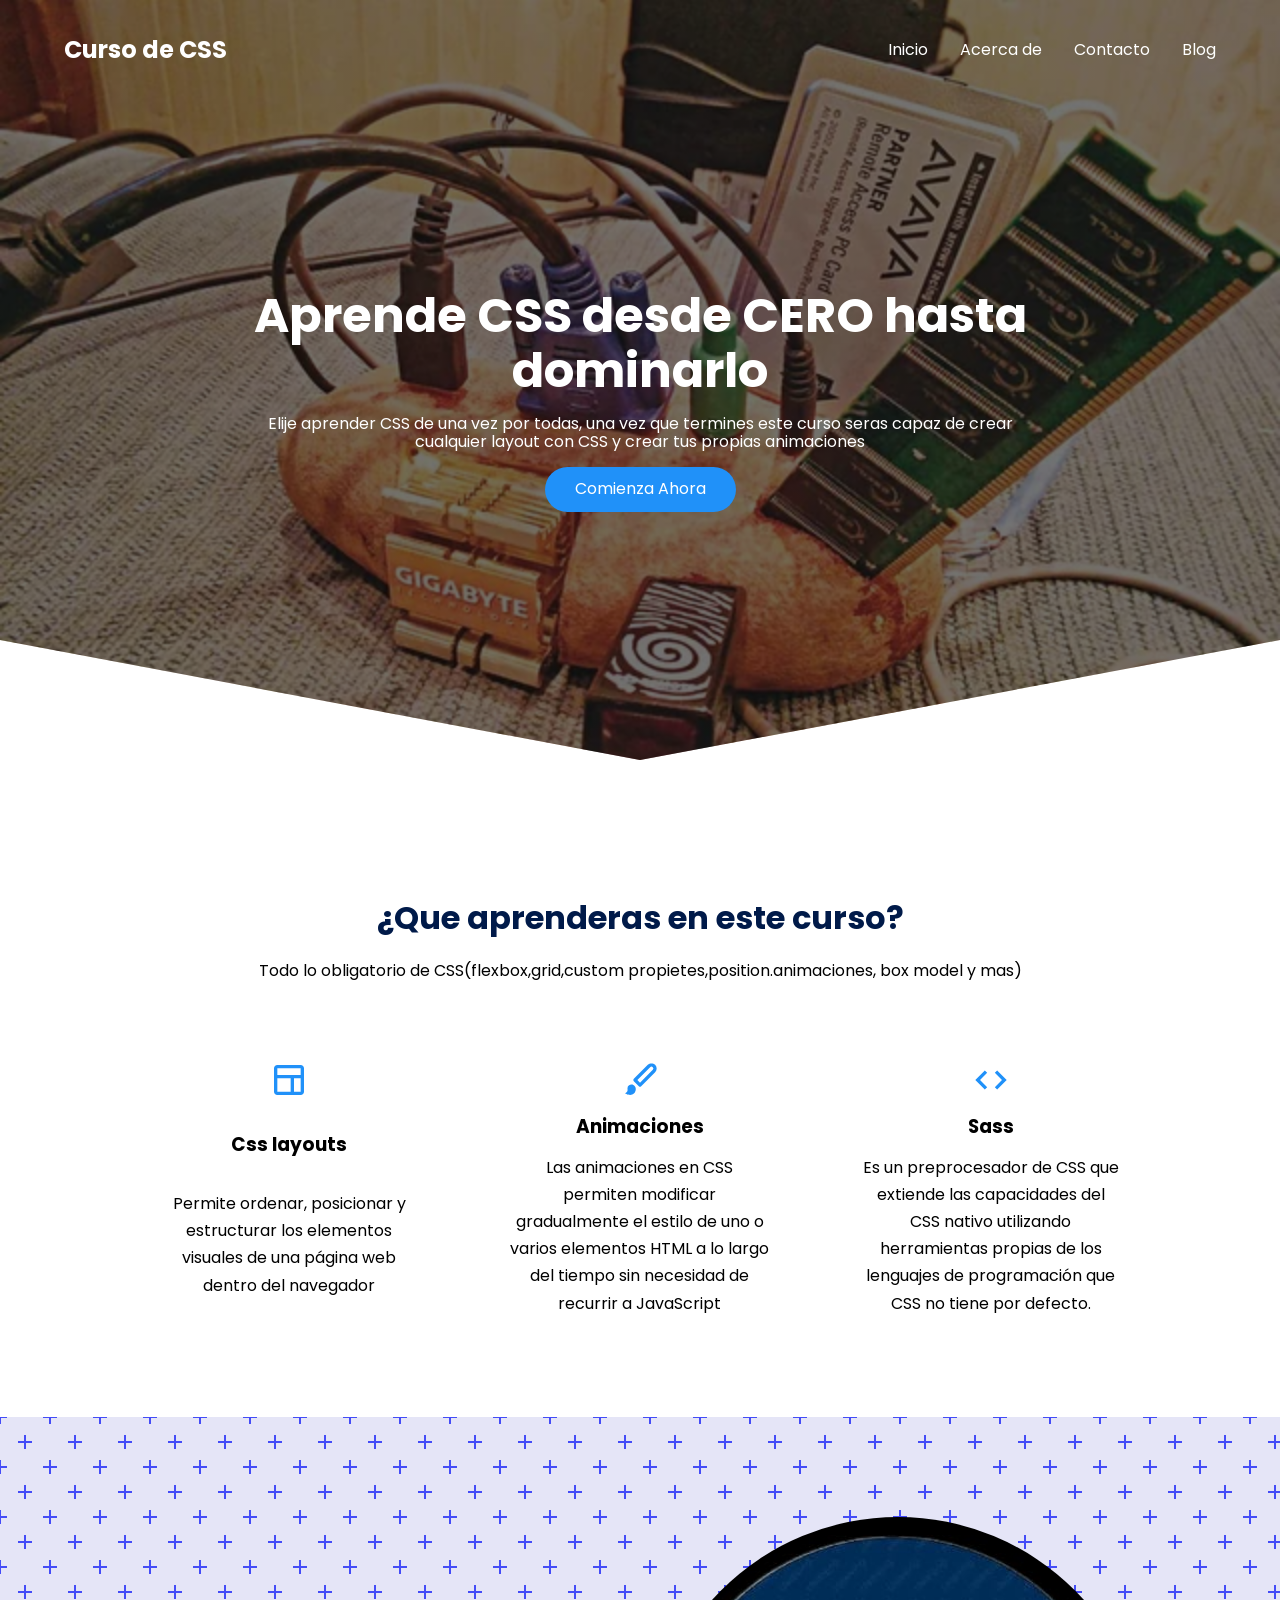
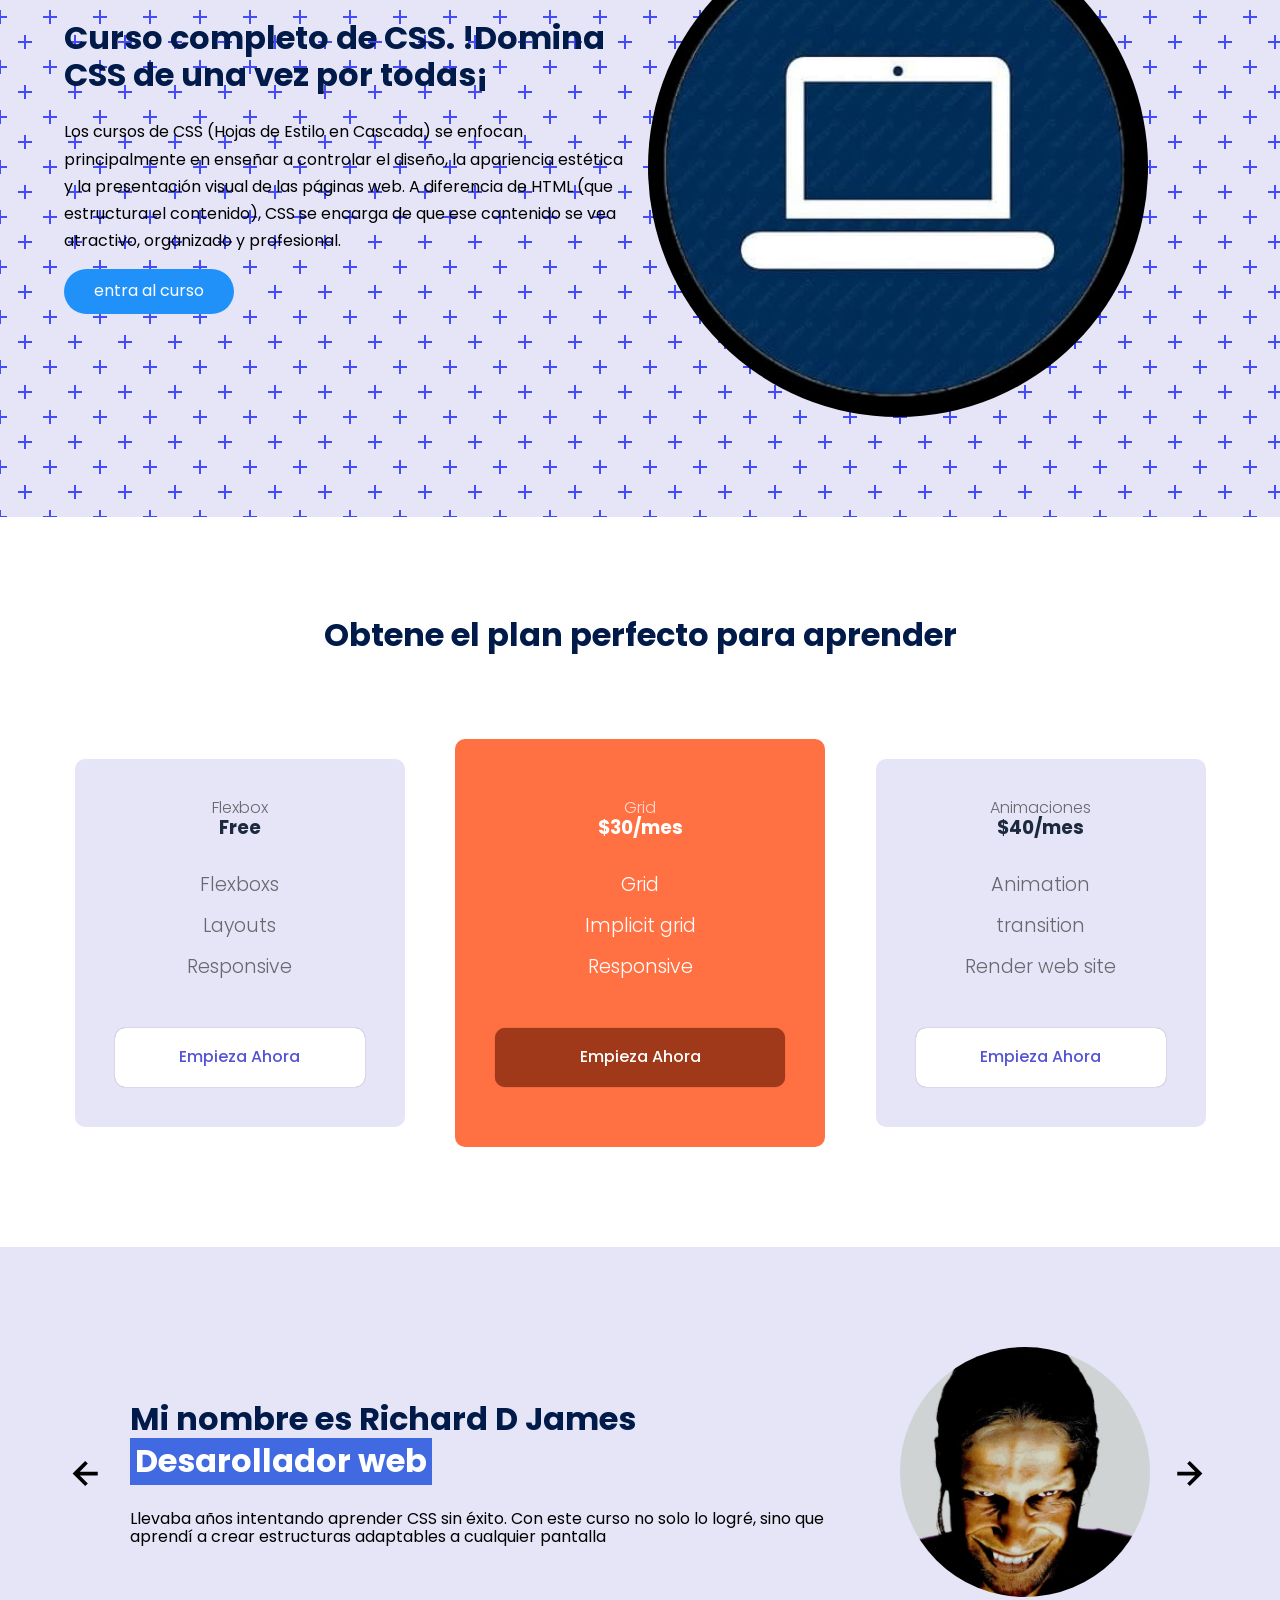
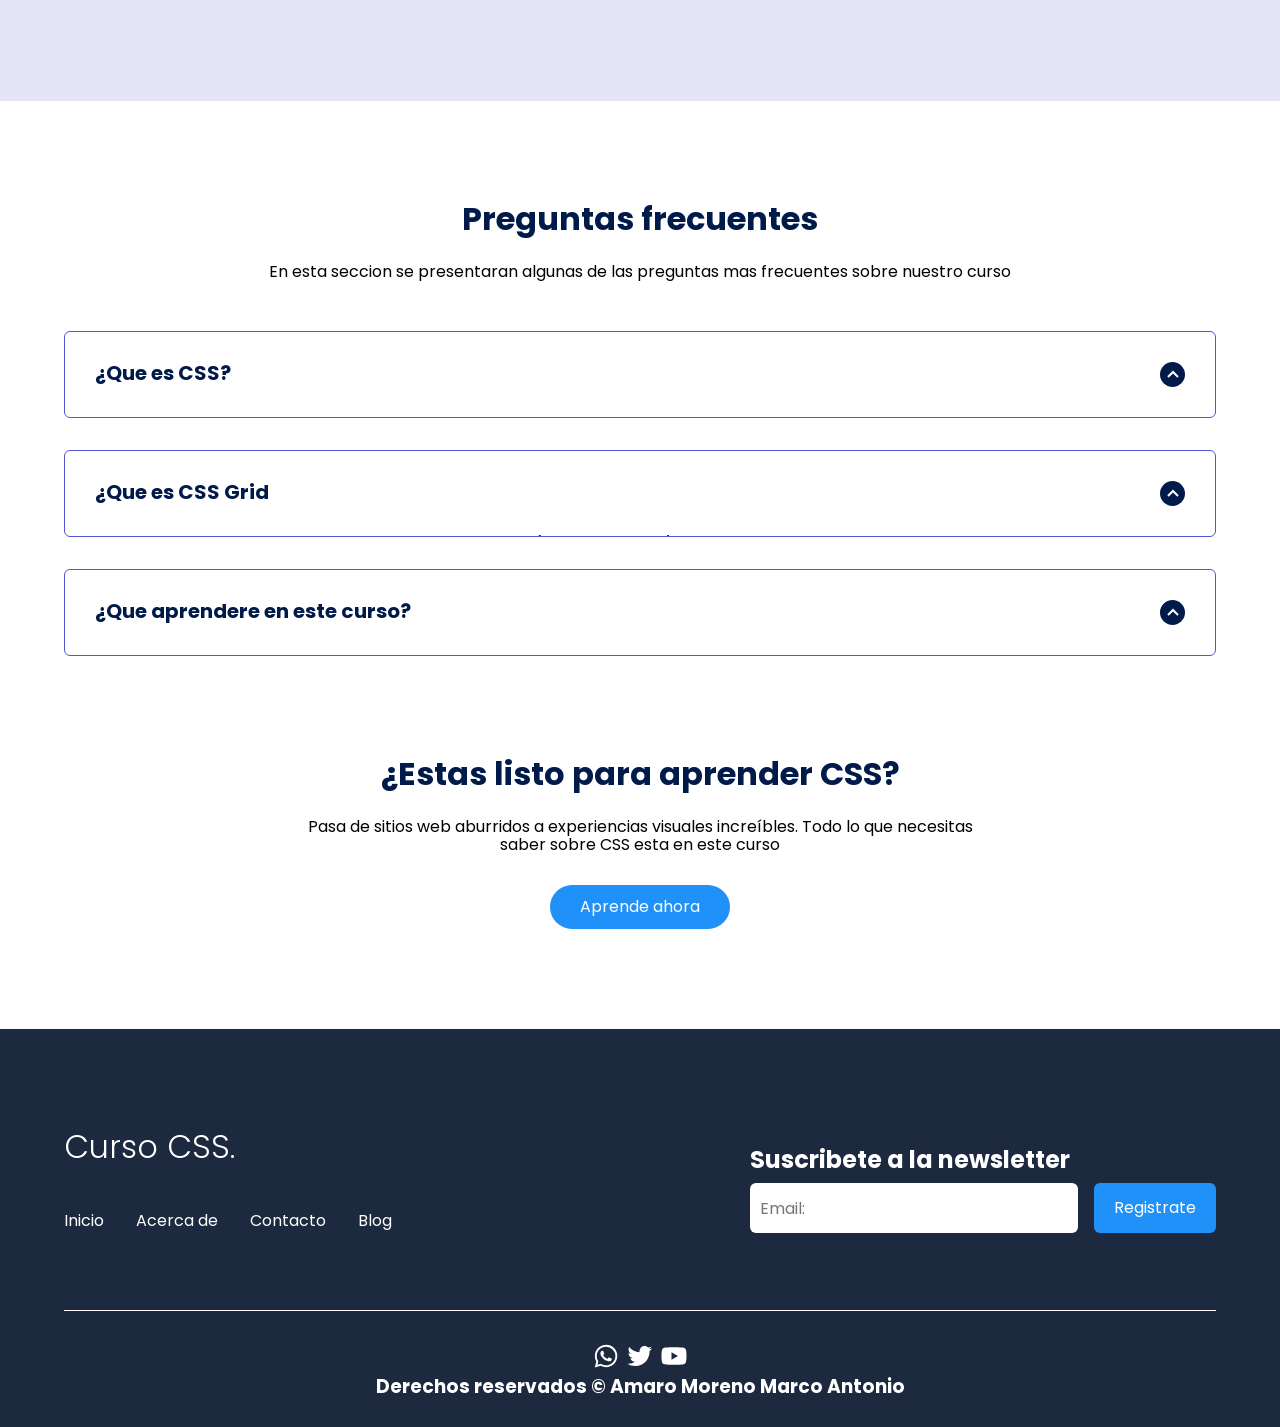
<file: index.html>
<!DOCTYPE html>
<html lang="es">
<head>
    <meta charset="UTF-8">
    <meta name="viewport" content="width=device-width, initial-scale=1.0">
    <title>Amaro Moreno Marco Antonio</title>
    <link rel="shortcut icon" href="img/favicon.png" type="image/x-icon">
    <link rel="stylesheet" href="css/normalize.css">
    <link rel="stylesheet" href="css/estilos.css">

    <meta name="theme-color" content="#2091f9">

    <!-- Primary Meta Tags -->
<title>Curso de CSS</title>
<meta name="title" content="Curso de CSS" />
<meta name="description" content="Esta descripcion aparecera en un buscador al momento de buscar contenido relacionado con lo buscaste" />

<!-- Open Graph / Facebook -->
<meta property="og:type" content="website" />
<meta property="og:url" content="https://github.com/misrin-14/amaromoreno5e.git" />
<meta property="og:title" content="Curso de CSS" />
<meta property="og:description" content="Esta descripcion aparecera en un buscador al momento de buscar contenido relacionado con lo buscaste" />
<meta property="og:image" content="https://github.com/misrin-14/amaromoreno5e.git/img/computadora.webp" />

<!-- X (Twitter) -->
<meta property="twitter:card" content="summary_large_image" />
<meta property="twitter:url" content="https://github.com/misrin-14/amaromoreno5e.git" />
<meta property="twitter:title" content="Curso de CSS" />
<meta property="twitter:description" content="Esta descripcion aparecera en un buscador al momento de buscar contenido relacionado con lo buscaste" />
<meta property="twitter:image" content="https://github.com/misrin-14/amaromoreno5e.git/img/computadora.webp" />

<!-- Meta Tags Generated with https://metatags.io -->
</head>
<body>
    <header class="hero">
        <nav class="nav container">
            <div class="nav_logo">
                <h2 class="nav_logo">Curso de CSS</h2>
            </div> 
            <ul class="nav_link nav_link--menu">
                <li class="nav_items">
                    <a href="#" class="nav_links">Inicio</a>
                </li>
                <li class="nav_items">
                    <a href="#acerca" class="nav_links">Acerca de</a>
                </li>
                <li class="nav_items">
                    <a href="#contacto" class="nav_links">Contacto</a>
                </li>
                <li class="nav_items">
                    <a href="#blog" class="nav_links">Blog</a>
                </li>
                <img src="img/bx-x.svg" alt="" class="nav_close">
            </ul>
            <div class="nav_menu">
                <img src="img/hamburguer.svg" class="nav_img">
            </div>
        </nav>
        <section class="hero_container container">
            <h1 class="hero_title">Aprende CSS desde CERO hasta dominarlo</h1>
            <p class="ero_pargraph">Elije aprender CSS de una vez por todas, una vez que termines este curso seras capaz de crear cualquier layout con CSS y crear tus propias animaciones</p>
            <a href="#" class="cta">Comienza Ahora</a>
        </section> 
    </header>
    <main>
        <section class="container about">
            <h2 class="subtitle">¿Que aprenderas en este curso?</h2>
            <p class="about_pargraph">Todo lo obligatorio de CSS(flexbox,grid,custom propietes,position.animaciones, box model y mas)</p>
            <div class="about_main">
                <article class="about_icons">
                    <img src="./img/bx-layout.svg" class="about_icon">
                    <h3 class="about_title">Css layouts</h3>
                    <p class="about_paragraph">Permite ordenar, posicionar y estructurar los elementos visuales de una página web dentro del navegador</p>
                </article>
                <article class="about_icons">
                    <img src="./img/bxs-paint.svg" class="about_icon">
                    <h3 class="about_title">Animaciones</h3>
                    <p class="about_paragraph">Las animaciones en CSS permiten modificar gradualmente el estilo de uno o varios elementos HTML a lo largo del tiempo sin necesidad de recurrir a JavaScript</p>
                </article>
                <article class="about_icons">
                    <img src="./img/bx-code.svg" class="about_icon">
                    <h3 class="about_title">Sass</h3>
                    <p class="about_paragraph">Es un preprocesador de CSS que extiende las capacidades del CSS nativo utilizando herramientas propias de los lenguajes de programación que CSS no tiene por defecto.</p>
                </article>
            </div>
        </section>
        <section class="knowledge" id="acerca">
            <div class="container knowledge_container">
                <div class="knowledge_texts">
                    <h2 class="subtitle">Curso completo de CSS. !Domina CSS de una vez por todas¡</h2>
                    <p class="knowledge_paragraph">Los cursos de CSS (Hojas de Estilo en Cascada) se enfocan principalmente en enseñar a controlar el diseño, la apariencia estética y la presentación visual de las páginas web. A diferencia de HTML (que estructura el contenido), CSS se encarga de que ese contenido se vea atractivo, organizado y profesional.</p>
                    <a href="#" class="cta">entra al curso</a>
                </div>
                <figure class="knowledge_picture">
                    <img src="./img/mockup.png" alt="" class="knowledge_img">
                </figure>
            </div>
        </section>
        <section class="price container">
            <h2 class="subtitle"> Obtene el plan perfecto para aprender</h2>
            <div class="price_table">
                <div class="price_element">
                     <p class="plan_name">Flexbox</p>
                     <h3 class="plan_price">Free</h3>
                     <div class="plan_items">
                          <p class="plan_features">Flexboxs</p>
                          <p class="plan_features">Layouts</p>
                          <p class="plan_features">Responsive</p>
                     </div>
                     <a href="#" class="plan_cta">Empieza Ahora</a>
                </div>

               <div class="price_element price_element--best">
                     <p class="plan_name">Grid</p>
                     <h3 class="plan_price">$30/mes</h3>
                     <div class="plan_items">
                          <p class="plan_features">Grid</p>
                          <p class="plan_features">Implicit grid</p>
                          <p class="plan_features">Responsive</p>
                     </div>
                     <a href="#" class="plan_cta">Empieza Ahora</a>
                </div>

                <div class="price_element">
                     <p class="plan_name">Animaciones</p>
                     <h3 class="plan_price">$40/mes</h3>
                     <div class="plan_items">
                          <p class="plan_features">Animation</p>
                          <p class="plan_features">transition</p>
                          <p class="plan_features">Render web site</p>
                     </div>
                     <a href="#" class="plan_cta">Empieza Ahora</a>
                </div>
            </div>
        </section>
        <section class="testimony">
            <div class="testimony_container container">
                <img src="./img/arrow-left.svg" class="testimony_arrow" id="before">
                <section class="testimony_body testimony_body--show" data-id="1">
                    <div class="testimony_text">
                        <h2 class="subtitle">Mi nombre es Richard D James <span class="testimony_course">Desarollador web</span></h2>
                        <p class="testimony_review">Llevaba años intentando aprender CSS sin éxito. Con este curso no solo lo logré, sino que aprendí a crear estructuras adaptables a cualquier pantalla</p>
                    </div>
                    <figure class="testimony_picture">
                        <img src="./img/face.jpg" class="testimony_img">
                    </figure>
                </section>

              
                <section class="testimony_body" data-id="2">
                    <div class="testimony_text">
                        <h2 class="subtitle">Mi nombre es Saúl Velasco<span class="testimony_course">Estudiante de frontend</span></h2>
                        <p class="testimony_review">Pensaba que el diseño web era puramente teórico hasta que puse en práctica las propiedades avanzadas de CSS. Ahora puedo diseñar interfaces modernas fácilmente.</p>
                    </div>
                    <figure class="testimony_picture">
                        <img src="./img/face1.jpg" class="testimony_img">
                    </figure>
                </section>

                <section class="testimony_body" data-id="3">
                    <div class="testimony_text">
                        <h2 class="subtitle">Mi nombre es Gustavo Fring<span class="testimony_course">Estudiante de CSS</span></h2>
                        <p class="testimony_review">El curso superó completamente mis expectativas. Pasé de no entender cómo alinear elementos con CSS a construir maquetas completas con Flexbox y CSS Grid en un par de semanas.</p>
                    </div>
                    <figure class="testimony_picture">
                        <img src="./img/face2.jpg" class="testimony_img">
                    </figure>
                </section>

                <section class="testimony_body" data-id="4">
                    <div class="testimony_text">
                        <h2 class="subtitle">Mi nombre es Felix  Zuñiga <span class="testimony_course">Diseñador UI/UX</span></h2>
                        <p class="testimony_review">Entender CSS a fondo me permitió trasladar mis diseños de Figma a código de manera fluida y con animaciones que le dan mucha vida a mis sitios web.</p>
                    </div>
                    <figure class="testimony_picture">
                        <img src="./img/face3.jpg" class="testimony_img">
                    </figure>
                </section>
                <section class="testimony_body" data-id="5">
                    <div class="testimony_text">
                        <h2 class="subtitle">Mi nombre es Mohamed Ali JR <span class="testimony_course">Estudiante de CSS</span></h2>
                        <p class="testimony_review">Creía que CSS era dificil de manejar hasta que entendí cómo funciona el modelo de caja y Flexbox. Pasé de romper layouts a crear diseños fluidos sin perder la cabeza en el intento.</p>
                    </div>
                    <figure class="testimony_picture">
                        <img src="./img/face4.jpg" class="testimony_img">
                    </figure>
                </section>


                <img src="./img/arrow-rigth.svg" class="testimony_arrow" id="next">
            </div>
        </section>
        <section class="questions container">
            <h2 class="subtitle">Preguntas frecuentes</h2>
            <p class="questions_paragraph">En esta seccion se presentaran algunas de las preguntas mas frecuentes sobre nuestro curso </p>
            <section class="questions_container">
                <article class="questions_padding">
                    <div class="questions_answer">
                        <h3 class="questions_title">¿Que es CSS?
                            <span class="questions_arrow">
                                <img src="./img/arrow.svg" class="questions_img">
                            </span>
                        </h3>
                        <p class="questions_show">
                            Es un lenguaje de diseño gráfico que se utiliza para definir la apariencia visual de los documentos escritos en HTML o XML</p>
                    </div>
                </article>

                   <article class="questions_padding">
                    <div class="questions_answer">
                        <h3 class="questions_title">¿Que es CSS Grid
                            <span class="questions_arrow">
                                <img src="./img/arrow.svg" class="questions_img">
                            </span>
                        </h3>
                        <p class="questions_show">
                            Es un sistema de maquetación web en dos dimensiones (filas y columnas) que permite crear diseños de página complejos y adaptables de forma limpia y sencilla.</p>
                    </div>
                </article>

                   <article class="questions_padding">
                    <div class="questions_answer">
                        <h3 class="questions_title">¿Que aprendere en este curso?
                            <span class="questions_arrow">
                                <img src="./img/arrow.svg" class="questions_img">
                            </span>
                        </h3>
                        <p class="questions_show">
                            En este curso de CSS, aprenderas a diseñar, dar color, organizar y animar la parte visual de las páginas web.</p>
                    </div>
                </article>

                
            </section>
            <section class="questions_offer">
                <h2 class="subtitle">¿Estas listo para aprender CSS?</h2>
                <p class="questions_copy">Pasa de sitios web aburridos a experiencias visuales increíbles. Todo lo que necesitas saber sobre CSS esta en este curso</p>
                <a href="#" class="cta">Aprende ahora</a>
            </section>
        </section>
    </main>
         <footer class="footer" id="contacto">
        <section class="footer_container container">
            <nav class="nav nav--footer">
                <h2 class="footer_title">Curso CSS.</h2>

                <ul class="nav_link nav_link--footer">
                    <li class="nav_items">
                        <a href="#" class="nav_links">Inicio</a>
                    </li>
                    <li class="nav_items">
                        <a href="#acerca" class="nav_links">Acerca de</a>
                    </li>
                    <li class="nav_items">
                        <a href="#contacto" class="nav_links">Contacto</a>
                    </li>
                    <li class="nav_items">
                        <a href="#blog" class="nav_links">Blog</a>
                    </li>
                </ul>
            </nav>

            <form class="footer_form" action="https://formspree.io/f/xjygrppp" method="POST" id="blog">
                <h2 class="footer_newsletter">Suscribete a la newsletter</h2>
                <div class="footer_inputs">
                    <input type="email" placeholder="Email:" class="footer_input" name="email">
                    <input type="submit" value="Registrate" class="footer_submit">
                </div>
            </form>
        </section>

        <section class="footer_copy container">
            <div class="footer_social">
                <a href="https://web.whatsapp.com/" target="_blank" class="footer_icons"><img src="./img/bxl-whatsapp.svg" class="footer_img"></a>
                <a href="https://x.com/?lang=es" target="_blank" class="footer_icons"><img src="./img/bxl-twitter.svg" class="footer_img"></a>
                <a href="https://www.youtube.com/" target="_blank" class="footer_icons"><img src="./img/bxl-youtube.svg" class="footer_img"></a>
            </div>

            <h3 class="footer__copyright">Derechos reservados &copy; Amaro Moreno Marco Antonio</h3>
        </section>
    </footer>
            
    <script src="./js/slider.js"></script>
    <script src="./js/questions.js"></script>
    <script src="./js/menu.js"></script>
</body>
</html>
</file>
<file: css/estilos.css>
@import url('https://fonts.googleapis.com/css2?family=Poppins:ital,wght@0,100;0,200;0,300;0,400;0,500;0,600;0,700;0,800;0,900;1,100;1,200;1,300;1,400;1,500;1,600;1,700;1,800;1,900&display=swap');

:root{
    --padding-container:100px 0;
    --color-title:#001a49;
    scroll-behavior: smooth;
}

body{
    font-family: 'Poppins', sans-serif;
}
.container{
    width: 90%;
    max-width: 1200px;
    margin:0 auto; 
    overflow:hidden;
    padding: var(--padding-container);
}
.hero{
    width: 100%;
    height: 100vh;
    min-height:600px ;
    max-height: 800px;
    position: relative;
    display: grid;
    grid-template-rows: 100px 1fr;
    color:#fff;
}
.hero::before{
    content: "";
    position: absolute;
    top: 0;
    left: 0;
    width: 100%;
    height: 100%;
    background-image: linear-gradient(180deg,#0000008c 0%,#0000008c 100%), url('../img/computadora.webp');
    background-size: cover;
    clip-path: polygon(0 0,100% 0,100% 80%,50% 95%, 0 80%);
    z-index: -1;
}


.nav{
    --padding-container:0px;
    height: 100%;
    display: flex;
    align-items: center;
}
.nav_title{
    font-weight: 300;
}
.nav_items{
    list-style: none;
}
.nav_link{
    margin-left: auto;
    padding: 0;
    display: grid;
    grid-auto-flow: column;
    grid-auto-columns: max-content;
    gap:2em;
}
.nav_links{
    color: rgb(255, 255, 255);
    text-decoration: none;
}
.nav_menu{
    margin-left: auto;
    cursor: pointer;
    display: none;
}
.nav_img{
    display: block;
    width: 30px;
}
.nav_close{
    display: var(--show, none);
}

.hero_container{
    max-width: 800px;
    --padding-container:0;
    display: grid;

    grid-auto-rows:max-content;
    align-content: center;
    gap:1em;
    padding-bottom: 100px;
    text-align: center;
} 
.hero_title{
    font-size: 3rem;
}
.hero_paragraph{
    margin-bottom: 20px;
}
.cta{
    display: inline-block;
    background-color: #2091f9;
    justify-self: center;
    color: #fff;
    text-decoration: none;
    padding: 13px 30px;
    border-radius: 32px;
}
.about{
    text-align: center;
}
.subtitle{
    color: var(--color-title);
    font-size: 2rem;
    margin-bottom: 25px;
}
.about_paragraph{
    line-height: 1.7;
}
.about_main{
    padding-top: 80px;
    display: grid;
    width: 90%;
    margin: 0 auto;
    gap: 1em;
    overflow: hidden;
    grid-template-columns: repeat(auto-fit, minmax(260px, auto));
}
.about_icons{
    display: grid;
    gap:1em;
    justify-items: center;
    overflow: hidden;
    width: 260px;
    margin: 0 auto;
}
.about_icon{
    width: 40px;
}

.knowledge{
    background-color: #E5E5F7;
    background: radial-gradient(circle, transparent 20%, #E5E5F7 20%, #E5E5F7 80%, transparent 80%, transparent), radial-gradient(circle, transparent 20%, #E5E5F7 20%, #E5E5F7 80%, transparent 80%, transparent) 25px 25px, linear-gradient(#444CF7 2px, transparent 2px) 0 -1px, linear-gradient(90deg, #444CF7 2px, #E5E5F7 2px) -1px 0;
    background-size: 50px 50px, 50px 50px, 25px 25px, 25px 25px;
    overflow: hidden;
}
.knowledge_container{
    display:grid;
    grid-template-columns: 1fr 1fr;
    gap: 1em;
    align-items: center;
}
.knowledge_picture{
    max-width: 500px;
}
.knowledge_paragraph{
    line-height: 1.7;
    margin-bottom: 15px;
}
.knowledge_img{
   width: 100%;
   display: block;
   border-radius: 100%;
}



.price{
   text-align: center;
}
.price_table{
   padding-top: 60px;
   display:flex;
   flex-wrap: wrap;
   gap: 2.5em;
   justify-content: space-evenly;
   align-items:center;
}
.price_element{
   background-color: #e5e5f7 ;
   text-align: center;
   border-radius: 10px;
   width: 330px;
   padding: 40px;
   --color-plan: #696871;
   --color-price: #1d293f;
   --bg-cta: #fff;
   --color-cta: #5454d4;
   --color-items: #696871;
}
.price_element--best{
   width:370px;
   padding: 60px 40px;
   background-color: #ff7143 ;
   --color-plan: rgb(255 255 255 / 75%);
   --color-price: #fff;
   --bg-cta: #9f3919;
   --color-cta: #fff;
   --color-items: #fff;
   
}
.plan_name{
   color: var(--color-plan);
   margin-bottom: 15x;
   font-weight: 300;
}
.plan_price{
   font-weight: 2.5rem;
   color: var(--color-price);
}
.plan_items{
   margin-top: 35px;
   display: grid;
   gap: 1em;
   font-weight: 300;
   font-size: 1.2rem;
   margin-bottom: 50px;
   color: var(--color-items);
}
.plan_cta{
   background-color: var(--bg-cta);
   display:block;
   padding: 20px 0;
   border-radius: 10px;
   text-decoration: none;
   font-weight: 500;
   color: var(--color-cta);
   box-shadow: 0 0 1px rgba(0,0,0,0.5)
}


.testimony{
    background-color: #e5e5f7;
}
.testimony_container{
    display: grid;
    grid-template-columns: 50px 1fr 50px;
    gap: 1em;
    align-items: center;
}

.testimony_body{
    display: grid;
    grid-template-columns: 1fr max-content;
    justify-content: space-between;
    align-items: center;
    gap: 2em;
    grid-column: 2/3;
    grid-row: 1/2;
    opacity: 0;
    pointer-events: none;
}
.testimony_body--show{
    pointer-events: unset;
    opacity: 1;
    transition: opacity 1.5s ease-in-out;
}
.testimony_img{
    width: 250px;
    height: 250px;
    border-radius: 50%;
    object-fit: cover;
    object-position: 50% 30%;
}
.testimony_text{
    max-width: 700px;
}
.testimony_course{
    background-color: royalblue;
    color: #fff;
    display: inline-block;
    padding: 5px;
}
.testimony_arrow{
    width: 90%;
    cursor: pointer;
    color:black
}


.questions{
    text-align: center;
}

.questions_container{
    display: grid;
    gap: 2em;
    padding-top: 50px;
    padding-bottom: 100px;
}
.questions_padding{
    padding: 0;
    transition: padding .3s;
    border: 1px solid #5454D4;
    border-radius: 6px;
}
.questions_padding--add{
    padding-bottom: 30px;
}
.questions_answer{
    padding: 0 30px 0;
    overflow: hidden;
}
.questions_title{
    text-align: left;
    display: flex;
    font-size: 20px;
    padding: 30px 0 30px;
    cursor: pointer;
    color: var(--color-title);
    justify-content: space-between;
}

.questions_arrow{
    border-radius: 50%;
    background-color: var(--color-title);
    width: 25px;
    height: 25px;
    display: flex;
    justify-content: center;
    align-items: center;
    align-self: flex-end;
    margin-left: 10px;
    transition:  transform .3s;
}
.questions_arrow--rotate{
    transform: rotate(180deg);
}

.questions_show{
    text-align: left;
    height: 0;
    transition: height .3s;
}

.questions_img{
    display: block;
    
}

.questions_copy{
    width: 60%;
    margin: 0 auto;
    margin-bottom: 30px;
}



.footer{
    background-color: #1D293F;
}

.footer_title{
    font-weight: 300;
    font-size: 2rem;
    margin-bottom: 30px;
}

.footer_title, .footer_newsletter{
    color: #fff;
}

.footer_container{
    display: flex;
    justify-content: space-between;
    align-items: center;
    border-bottom: 1px solid #fff;
    padding-bottom: 60px;
}
.nav--footer{
    padding-bottom: 20px;
    display: grid;
    gap: 1em;
    grid-auto-flow: row;
    height: 100%;
}
.nav_link--footer{
    display: flex;
    margin: 0;
    margin-right: 20px;
    flex-wrap: wrap;
}
.footer_inputs{
    margin-top: 10px;
    display: flex;
    overflow: hidden;
}
.footer_input{
    background-color: #fff;
    height: 50px;
    display: block;
    padding-left: 10px;
    border-radius: 6px;
    font-size: 1rem;
    outline: none;
    border: none;
    margin-right: 16px;
}
.footer_submit{
    margin-left: auto;
    display: inline-block;
    height: 50px;
    padding: 0 20px ;
    background-color: #2091F9;
    border: none;
    font-size: 1rem;
    color: #fff;
    border-radius: 6px;
    cursor: pointer;
}
.footer_copy{
    --padding-container: 30px 0;
    text-align: center;
    color: #fff;
}
.footer_copyright{
    font-weight: 300;
}
.footer_icons{
    margin-bottom: 10px;
}
.footer_img{
    width: 30px;
}


@media (max-width: 800px){
    .nav_menu{
        display: block;
    }
    .nav_link--menu{
        position: fixed;
        background-color: #000;
        top: 0;
        left:0;
        height: 100%;
        width: 100%;
        display: flex;
        flex-direction: column;
        justify-content: space-evenly;
        align-items: center;
        z-index: 100;
        opacity: 0;
        pointer-events: none;
        transition: .7s opacity;
    }
    .nav_link--show{
        --show:block;
        opacity: 1;
        pointer-events: unset;
    }
    .nav_close{
        position: absolute;
        top:30px;
        right: 30px;
        width: 30px;
        cursor: pointer;
    }
    .hero_title{
        font-size: 2.5rem;
    }

    .about_main{
        gap: 2rem;
    }
    .about_icons:last-of-type{
        grid-column: 1/-1;
    }


    .knowledge_container{
        grid-template-columns: 1fr;
        grid-template-rows: max-content 1fr;
        gap: 3em;
        text-align: center;
    }
    .knowledge_picture{
        grid-template-columns: 1/2;
        justify-self: center;
    }

    .testimony_container{
        grid-template-columns: 30px 1fr 30px;
    }

    .testimony_body{
        grid-template-columns: 1fr;
        grid-template-rows: max-content;
        gap: 3em;
        justify-items: center;
    }
    .testimony_img{
        width: 200px;
        height: 200px;
    }

    .questions_copy{
        width: 100%;
    }

    .footer_container{
        flex-wrap: wrap;
    }
    .nav--footer{
        width: 100%;
        justify-items: center;
    }
    .nav_link--footer{
        width: 100%;
        justify-content: space-evenly;
        margin: 0;
    }
    .footer_form{
        width: 100%;
        justify-content: space-evenly;
    }
    .footer_input{
        flex: 1;
    }
}

@media (max-width:600px){
    .hero_title{
        font-size: 2rem;
    }
    .hero_paragraph{
        font-size: 1rem;
    }

    .subtitle{
        font-size: 1.8rem;
    }

    .price_element{
        width: 90%;
    }
    .price_element--best{
        width: 90%;
    }
    .plan_price{
        font-size: 2rem;
    }

    .testimony{
        --padding-container: 60px 0;
    }

    .testimony_container{
        grid-template-columns: 28px 1fr 28px;
        gap: .9em;
    }
    .testimony_arrow{
        width: 100%;
    }
    .testimony_course{
        margin-top: 15px;
    }

    .questions_title{
        font-size: 1rem;
    }

    .footer_title{
        justify-self: start;
        margin-bottom: 15px;
    }

    .nav--footer{
        padding-bottom: 60px;
    }

    .nav_link--footer{
        justify-content: space-between;
    }

    .footer_inputs{
        flex-wrap: wrap;
    }

    .footer_input{
        flex-basis: 100%;
        margin: 0;
        margin-bottom: 16px;
    }

    .footer_submit{
        margin-right: auto;
        margin-left: 0;
    }
}
</file>
